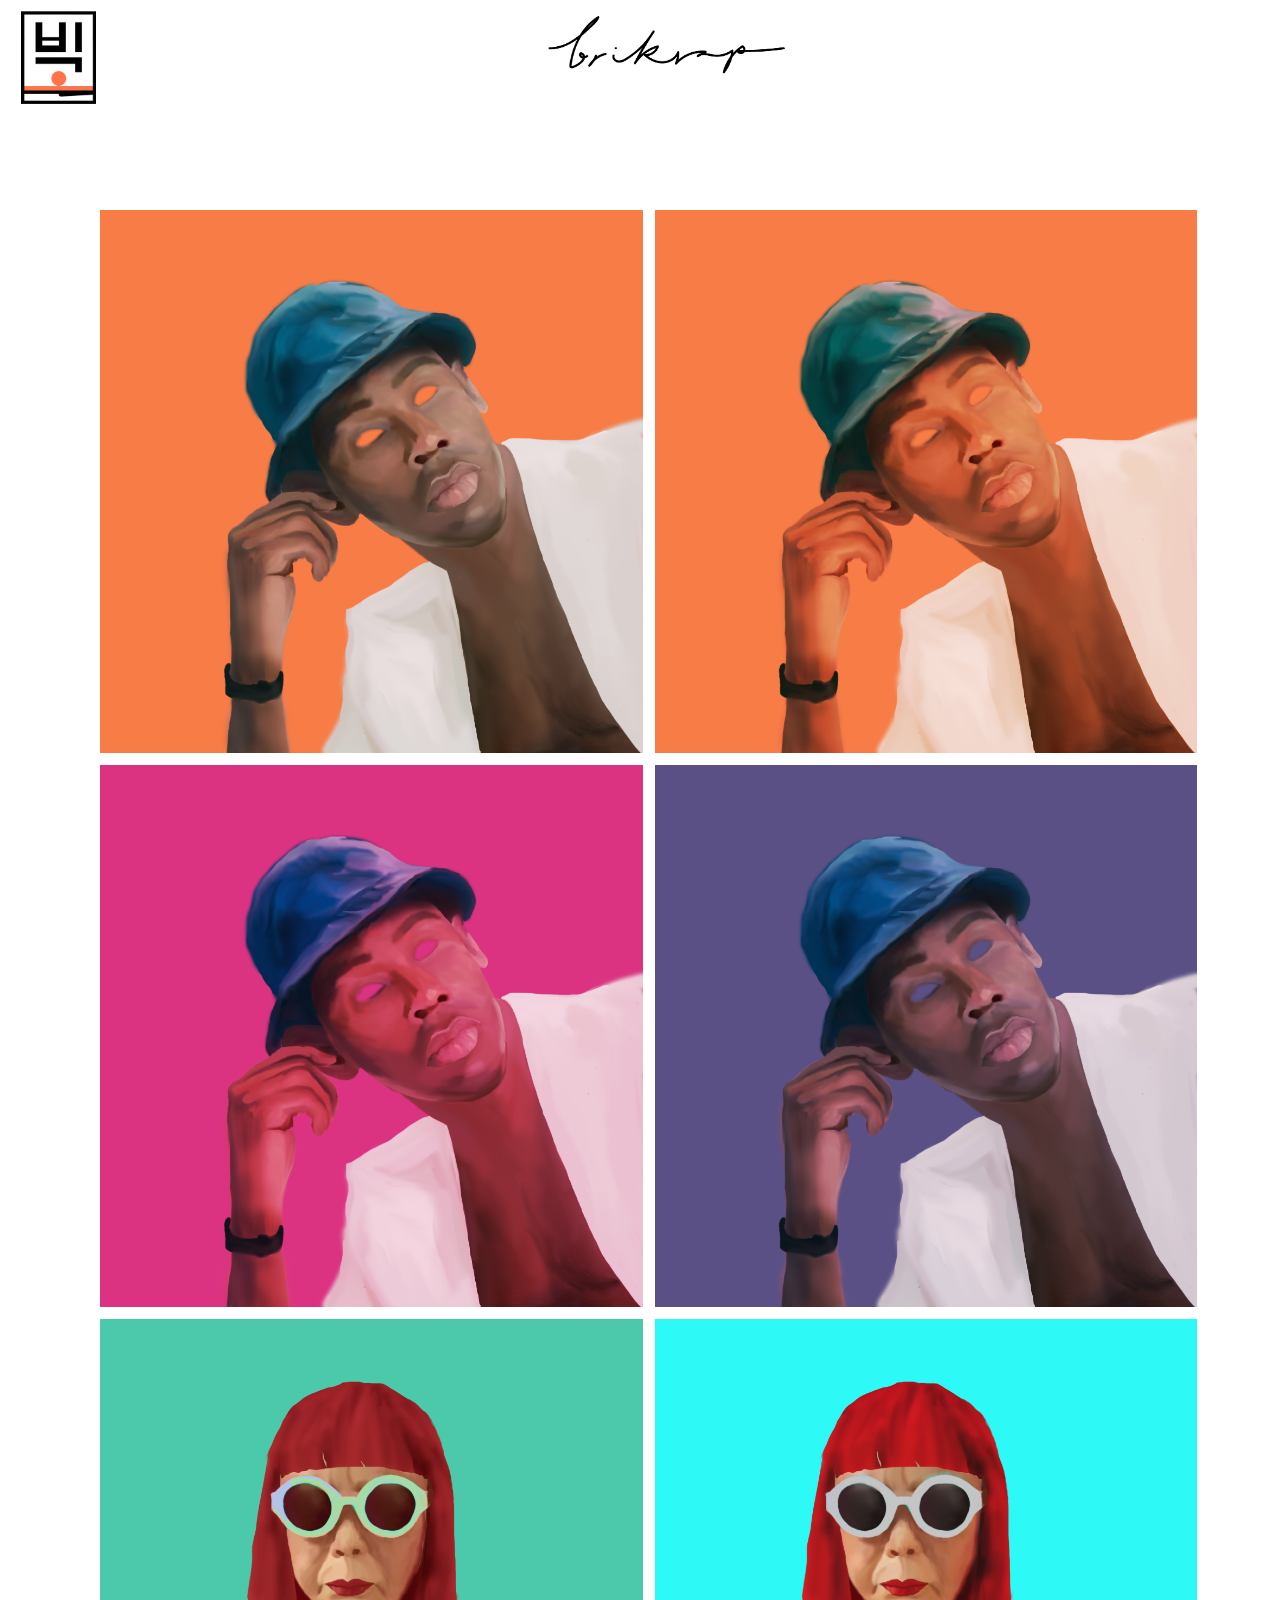
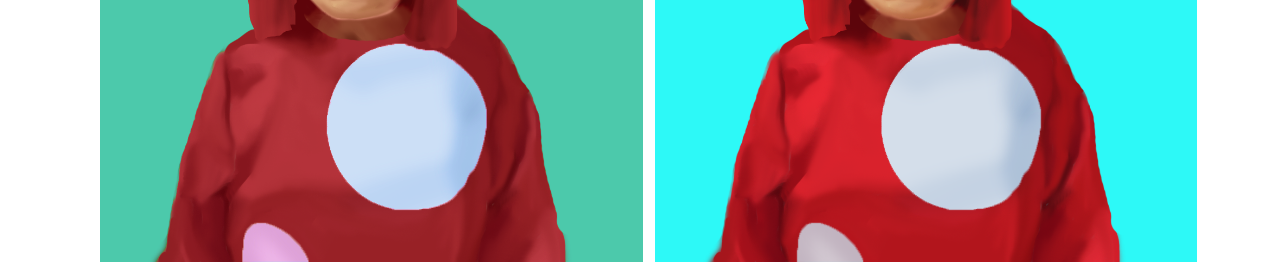
<file: work.html>
<html>
<head>
<title> Samples </title>
<link href="style.css" rel="stylesheet" type="text/css">

</head>
<body>
	<header>
		<div class="logotop">
				<a href="index.html"><img src="logo3.png" width="auto" height="60%"></a>
		</div>
		<div class="main">
			<center>
				<input class="name" type="image" src="name.png" width="20%" height="auto" value="submit">
			</center>
		</div>
	</header>

	<div class="proj">
		<div class="pics">
			<a href="URL"><img class="t1" src="tyler1.png"></a>
			<a href="URL"><img class="t2" src="tyler2.png"></a>
			<a href="URL"><img class="t3" src="tyler3.png"></a>
			<a href="URL"><img class="t4" src="tyler4.png"></a>
			<a href="URL"><img class="y1" src="yayoi.png"></a>
			<a href="URL"><img class="y2" src="yayoi2.png"></a>
			<p style="clear:both;">
		</div>
	</div>

</body>

</html>
</file>
<file: style.css>
*
{
	margin:0;
	padding: 0;
}
.main{
	position:relative;
	top:0;
	left:0;
}
.logo{
	position: absolute;
	top:91%;
	left:45%;
}


/* Mobile Styles*/
@media only screen and (max-width:479px){
	.name{
			position: absolute;
			top:0px;
			left:42%;
			width:25%;
		}
		.logotop img{
			width: 8%;
			height: auto;
			margin-bottom: 30px;
			padding: 0.1%;
			float: left
		}
	/*------------MAIN PAGE------------*/
	/*----Name introduction-index------*/
	.metxt{
		margin-top: 20%;
		text-align:center;
		font-family:"Modern Sans";
		font-size:57%;
		color:black;
	}
	h1{
		font-size:275%;
	}
	h3{
		letter-spacing:1.75px;
	}
	.aboutmelink{
		border: 5px solid black;
		text-align:center;
		padding: 10px;
		margin-top:50px;
		margin-left:25%;
		margin-right:25%;
	}
	/*-------------------------------*/
	/*--------Samples-index----------*/
	.samplelink li a{
		padding:5%;
		color: white;
		text-decoration: none;
		font-family: "Modern Sans";
		font-size: 40px;
		letter-spacing: 4px;
		position: absolute;
		text-align: left;
		top: 75%;
		left: 0%;
		background:black;
	}
	.sample1{
		position:absolute;
		text-align:right;
		padding:5%;
		top:85%;
		right:22%;
		width: auto;
		height:30%;
	}
	.sample2{
		position:absolute;
		text-align:right;
		padding:5%;
		top:85%;
		right:0%;
		width: auto;
		height:30%;
	}
	.filler{
		text-align:right;
		position:absolute;
		margin-top:41%;
		margin-right:0%;
		width:100%; 
		height:5%;
	}
	.filler1{
		text-align:right;
		position:absolute;
		margin-top:85%;
		margin-right:0%;
		width:100%; 
		height:5%;
	}
	.filler2{
		text-align:right;
		position:absolute;
		margin-top:60%;
		margin-right:0%;
		width:100%; 
		height:5%;
	}
	.filler3{
		text-align:right;
		position:absolute;
		margin-top:75%;
		margin-right:0%;
		width:100%; 
		height:2%;
	}
	.filler4{
		text-align:right;
		position:absolute;
		margin-top:35%;
		margin-right:0%;
		width:100%; 
		height:5%;
	}
	.filler5{
		text-align:right;
		position:absolute;
		margin-top:90%;
		margin-right:0%;
		width:100%; 
		height:15%;
	}
	/*-------------------------------*/
	/*-------------------------------*/
	/*--------ABOUT ME PAGE----------*/
	.abtmetext{
		padding:5px;
		margin-top:5%;
		margin-left:7%;
		margin-right:7%;
		margin-bottom:5%;
		color:black;
		font-family:"Helvetica Neue";
		font-weight:lighter;
		text-align:left;
		font-size:57%;
	}
	.i1{
		float:left; 
		width:100%; 
		height:auto; 
		margin-right:0%; 
		margin-bottom:0%
	}
	.i2{
		float:left; 
		width:50%; 
		height:38%; 
		margin-right:0%; 
		margin-bottom:0%
	}
	.i3{
		float:left; 
		width:50%; 
		height:38%; 
		margin-right:0%; 
		margin-bottom:0%
	}
	.i4{
		float:left; 
		width:100%; 
		height:auto; 
		margin-right:0%; 
		margin-bottom:0%
	}
	.i5{
		float:left; 
		width:auto; 
		height:35%; 
		margin-right:0%; 
		margin-bottom:0%
	}
	.i6{
		float:left; 
		width:auto; 
		height:35.1%; 
		margin-right:0%; 
		margin-bottom:0%
	}
	.i7{
		float:left; 
		width:auto; 
		height:35.1%; 
		margin-right:0%; 
		margin-bottom:1%
	}
	/*-------------------------------*/
	/*------SAMPLE WORK PAGE---------*/
		.t1{
			float:center; 
			width:100%; 
			height:auto%;
			margin-left:0%;  
			margin-right:0%; 
			margin-bottom:1%
		}
		.t2{
			float:center; 
			width:100%; 
			height:auto%;
			margin-left:0%;  
			margin-right:0%; 
			margin-bottom:1%
		}
		.t3{
			float:center; 
			width:100%; 
			height:auto%;
			margin-left:0%;  
			margin-right:0%; 
			margin-bottom:1%
		}
		.t4{
			float:center; 
			width:100%; 
			height:auto%;
			margin-left:0%;  
			margin-right:0%; 
			margin-bottom:1%
		}
		.y1{
			float:center; 
			width:100%; 
			height:auto%;
			margin-left:0%;  
			margin-right:0%; 
			margin-bottom:1%
		}
		.y2{
			float:center; 
			width:100%; 
			height:auto%;
			margin-left:0%;  
			margin-right:0%; 
			margin-bottom:1%
		}
	/*-------------------------------*/
}
/* Tablet Styles*/
@media only screen and (min-width:480px) and (max-width:960px){
	.name{
			position: absolute;
			top:0px;
			left:42%;
			width:25%;
		}
		.logotop img{
			width: 8%;
			height: auto;
			margin-bottom: 30px;
			padding: 0.1%;
			float: left
		}
	/*------------MAIN PAGE------------*/
	/*----Name introduction-index------*/
	.metxt{
		margin-top: 20%;
		text-align:center;
		font-family:"Modern Sans";
		font-size:57%;
		color:black;
	}
	h1{
		font-size:275%;
	}
	h3{
		letter-spacing:1.75px;
	}
	.aboutmelink{
		border: 5px solid black;
		text-align:center;
		padding: 10px;
		margin-top:50px;
		margin-left:25%;
		margin-right:25%;
	}
	/*-------------------------------*/
	/*--------Samples-index----------*/
	.samplelink li a{
		padding:5%;
		color: white;
		text-decoration: none;
		font-family: "Modern Sans";
		font-size: 40px;
		letter-spacing: 4px;
		position: absolute;
		text-align: left;
		top: 95%;
		left: 0%;
		background:black;
	}
	.sample1{
		position:absolute;
		text-align:right;
		padding:5%;
		top:104%;
		right:22%;
		width: auto;
		height:53%;
	}
	.sample2{
		position:absolute;
		text-align:right;
		padding:5%;
		top:104%;
		right:0%;
		width: auto;
		height:53%;
	}
	.filler{
		text-align:right;
		position:absolute;
		margin-top:41%;
		margin-right:0%;
		width:100%; 
		height:5%;
	}
	.filler1{
		text-align:right;
		position:absolute;
		margin-top:85%;
		margin-right:0%;
		width:100%; 
		height:5%;
	}
	.filler2{
		text-align:right;
		position:absolute;
		margin-top:60%;
		margin-right:0%;
		width:100%; 
		height:5%;
	}
	.filler3{
		text-align:right;
		position:absolute;
		margin-top:75%;
		margin-right:0%;
		width:100%; 
		height:2%;
	}
	.filler4{
		text-align:right;
		position:absolute;
		margin-top:35%;
		margin-right:0%;
		width:100%; 
		height:5%;
	}
	.filler5{
		text-align:right;
		position:absolute;
		margin-top:90%;
		margin-right:0%;
		width:100%; 
		height:15%;
	}
	/*-------------------------------*/
	/*-------------------------------*/
	/*--------ABOUT ME PAGE----------*/
	.abtmetext{
		padding:5px;
		margin-top:5%;
		margin-left:7%;
		margin-right:7%;
		margin-bottom:5%;
		color:black;
		font-family:"Helvetica Neue";
		font-weight:lighter;
		text-align:left;
		font-size:57%;
	}
	.i1{
		float:left; 
		width:100%; 
		height:auto; 
		margin-right:0%; 
		margin-bottom:0%
	}
	.i2{
		float:left; 
		width:50%; 
		height:auto; 
		margin-right:0%; 
		margin-bottom:0%
	}
	.i3{
		float:left; 
		width:50%; 
		height:50.65%; 
		margin-right:0%; 
		margin-bottom:0%
	}
	.i4{
		float:left; 
		width:100%; 
		height:auto; 
		margin-right:0%; 
		margin-bottom:0%
	}
	.i5{
		float:left; 
		width:50%; 
		height:auto; 
		margin-right:0%; 
		margin-bottom:0%
	}
	.i6{
		float:left; 
		width:100%; 
		height:auto; 
		margin-right:0%; 
		margin-bottom:0%
	}
	.i7{
		float:left; 
		width:auto; 
		height:35.1%; 
		margin-right:0%; 
		margin-bottom:1%
	}
	/*-------------------------------*/
	/*------SAMPLE WORK PAGE---------*/
		.t1{
			float:center; 
			width:100%; 
			height:auto%;
			margin-left:0%;  
			margin-right:0%; 
			margin-bottom:1%
		}
		.t2{
			float:center; 
			width:100%; 
			height:auto%;
			margin-left:0%;  
			margin-right:0%; 
			margin-bottom:1%
		}
		.t3{
			float:center; 
			width:100%; 
			height:auto%;
			margin-left:0%;  
			margin-right:0%; 
			margin-bottom:1%
		}
		.t4{
			float:center; 
			width:100%; 
			height:auto%;
			margin-left:0%;  
			margin-right:0%; 
			margin-bottom:1%
		}
		.y1{
			float:center; 
			width:100%; 
			height:auto%;
			margin-left:0%;  
			margin-right:0%; 
			margin-bottom:1%
		}
		.y2{
			float:center; 
			width:100%; 
			height:auto%;
			margin-left:0%;  
			margin-right:0%; 
			margin-bottom:1%
		}
	/*-------------------------------*/
	
}
/* Desktop Styles*/
@media only screen and (min-width:961px){
		.name{
			position: absolute;
			top:0px;
			left:42%;
		}
		.logotop img{
			width: 6%;
			height: auto;
			margin-bottom: 30px;
			padding: 0.1%;
			float: left
		}
		/*----Name introduction-index------*/
		h1{
			font-size:245%;
		}
		h3{
			letter-spacing:1.75px;
		}
		.metxt{
			margin-top: 28%;
			text-align:center;
			font-family:"Modern Sans";
			font-size:150%;
			color:black;
		}
		.aboutmelink{
			border: 5px solid black;
			padding: 10px;
			margin-top:50px;
			margin-left:38%;
			margin-right:38%;
		}
		/*-------------------------------*/
		/*--------Samples-index----------*/
		.samplelink{
			margin-top: 22%;
		}
		.samplelink li a{
			padding:5%;
			color: white;
			text-decoration: none;
			font-family: "Modern Sans";
			font-size: 75px;
			letter-spacing: 4px;
			position: absolute;
			text-align: left;
			top: 235%;
			left: 0%;
			background:black;
		}
		.sample1{
			position:absolute;
			text-align:right;
			padding:5%;
			top:245%;
			right:22%;
			width: auto;
			height:75%;
		}
		.sample2{
			position:absolute;
			text-align:right;
			padding:5%;
			top:245%;
			right:1%;
			width: auto;
			height:75%;
		}
		.aboutmelink{
			border: 5px solid black;
			padding: 10px;
			text-align:center;
			margin-top:50px;
			margin-left:40%;
			margin-right:40%;
		}
		.filler img{
			margin-top:0%;
			margin-right:0%;
			width:50%; 
			height:auto;
		}
		/*-------------------------------*/
		/*--------ABOUT ME PAGE----------*/
		.abtmetext{
			padding:5px;
			margin-top:5%;
			margin-left:7%;
			margin-right:7%;
			margin-bottom:5%;
			color:black;
			font-family:"Seravek";
			font-weight:lighter;
		}
		.i1{
			float:left; 
			width:auto; 
			height:72%; 
			margin-right:1%; 
			margin-bottom:1%
		}
		.i2{
			float:left; 
			width:auto; 
			height:35%; 
			margin-right:1%; 
			margin-bottom:1%
		}
		.i3{
			float:left; 
			width:auto; 
			height:35%; 
			margin-right:1%; 
			margin-bottom:1%
		}
		.i4{
			float:left; 
			width:auto; 
			height:35.1%; 
			margin-right:1%; 
			margin-bottom:1%
		}
		.i5{
			float:left; 
			width:auto; 
			height:35%; 
			margin-right:1%; 
			margin-bottom:1%
		}
		.i6{
			float:left; 
			width:auto; 
			height:35.1%; 
			margin-right:1%; 
			margin-bottom:1%
		}
		.i7{
			float:left; 
			width:auto; 
			height:35.1%; 
			margin-right:1%; 
			margin-bottom:1%
		}
		/*-------------------------------*/
		/*------SAMPLE WORK PAGE---------*/
		.proj{
			margin-top:110px;
			margin-left:100px;
		}
		.t1{
			float:left; 
			width:46%; 
			height:auto; 
			margin-right:1%; 
			margin-bottom:1%
		}
		.t2{
			float:left; 
			width:46%; 
			height:auto; 
			margin-right:1%; 
			margin-bottom:1%
		}
		.t3{
			float:left; 
			width:46%; 
			height:auto; 
			margin-right:1%; 
			margin-bottom:1%
		}
		.t4{
			float:left; 
			width:46%; 
			height:auto; 
			margin-right:1%; 
			margin-bottom:1%
		}
		.y1{
			float:left; 
			width:46%; 
			height:auto; 
			margin-right:1%; 
			margin-bottom:1%
		}
		.y2{
			float:left; 
			width:46%; 
			height:auto; 
			margin-right:1%; 
			margin-bottom:1%
		}
		/*-------------------------------*/
	
}
header
{
	margin-top: 10px;
	margin-left: 20px;
	margin-right: 20px;
	background-image:url();
	height:10vh;
	background-size:cover;
	background-position:center;
}
a:link{
	color:black;
	text-decoration: none;
}
a:visited{
	color:black;
	text-decoration: none;
}
		@import url('https://fonts.googleapis.com/css?family=Montserrat:400,500,700,800,900');
		body {
  			font-family: 'Montserrat', sans-serif;
  			color: white;
		}

		.body {
  			display: grid;
  			grid-template-columns: 100%;
  			justify-items: center;
		}
		.body-container {
  			width: 800px;
  			display: inline-grid;
  			grid-template-columns: 100%;
  			grid-template-rows: auto;
		}

		.body>div {
  			text-align: center;
		}

		.body .section {
  			display: inline-grid;
  			grid-template-columns: 140px 140px 140px 140px;
  			grid-template-rows: 140px 140px 140px 140px;
  			justify-items: center;
  			align-items: center;
  			grid-gap: 12px;
  			background: linear-gradient(to bottom, #ff9900 0%, #ff0066 65%, #333399 85%, #336699 100%);
  			margin: 30px 60px;
  			padding: 60px 30px;
  			border-radius: 0px;
  			justify-content: center;
		}

		.key-pad {
  			background: light grey;
  			border: 2px solid white;
  			border-radius: 12px;
  			height: 100%;
  			width: 100%;
  			display: flex;
  			flex-direction: column;
  			flex-wrap: nowrap;
  			align-items: center;
  			justify-content: center;
  			text-transform: lowercase;
		}

		.key-pad>h3 {
  			margin: 5px;
		}
</file>
